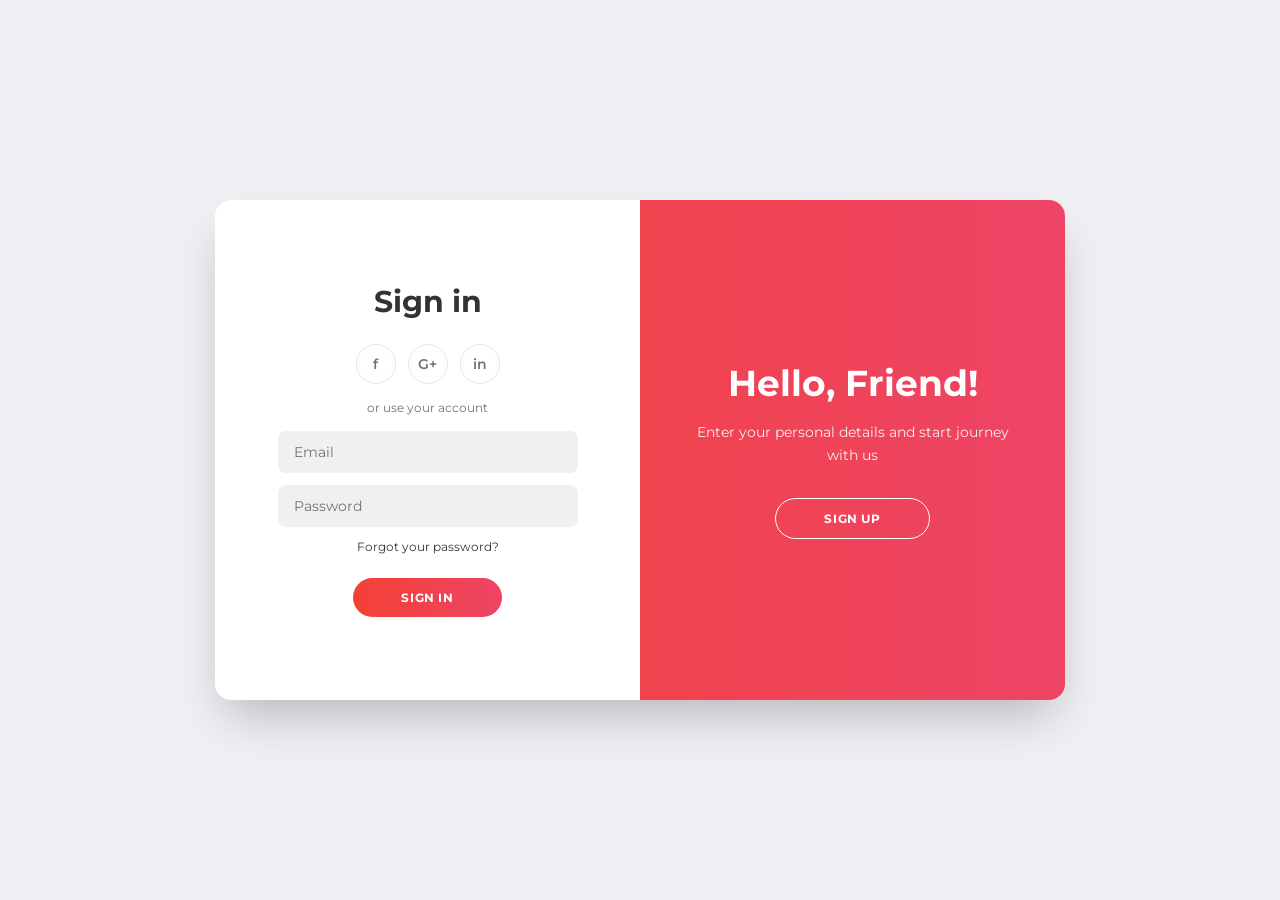
<file: auth-slider.html>
<!DOCTYPE html>
<html lang="en">
<head>
  <meta charset="UTF-8">
  <meta name="viewport" content="width=device-width, initial-scale=1.0">
  <title>Sign In / Sign Up Form</title>
  <link rel="stylesheet" href="auth-slider.css">
  <link href="https://fonts.googleapis.com/css2?family=Montserrat:wght@400;600;700;800&display=swap" rel="stylesheet">
</head>
<body>
    
  <div class="container" id="container">
    <!-- Sign Up Form -->
    <div class="form-container sign-up-container">
      <form action="#">
        <h1>Create Account</h1>
        <div class="social-container">
          <a href="#" class="social">f</a>
          <a href="#" class="social">G+</a>
          <a href="#" class="social">in</a>
        </div>
        <span>or use your email for registration</span>
        <input type="text" placeholder="Name" />
        <input type="email" placeholder="Email" />
        <input type="password" placeholder="Password" />
        <button type="button">Sign Up</button>
      </form>
    </div>

    <!-- Sign In Form -->
    <div class="form-container sign-in-container">
      <form action="#">
        <h1>Sign in</h1>
        <div class="social-container">
          <a href="#" class="social">f</a>
          <a href="#" class="social">G+</a>
          <a href="#" class="social">in</a>
        </div>
        <span>or use your account</span>
        <input type="email" placeholder="Email" />
        <input type="password" placeholder="Password" />
        <a href="#" class="forgot-link">Forgot your password?</a>
        <button type="button">Sign In</button>
      </form>
    </div>

    <!-- Overlay Panel -->
    <div class="overlay-container">
      <div class="overlay">
        <div class="overlay-panel overlay-left">
          <h2>Welcome Back!</h2>
          <p>To keep connected with us please login with your personal info</p>
          <button class="ghost" id="signIn">Sign In</button>
        </div>
        <div class="overlay-panel overlay-right">
          <h2>Hello, Friend!</h2>
          <p>Enter your personal details and start journey with us</p>
          <button class="ghost" id="signUp">Sign Up</button>
        </div>
      </div>
    </div>
  </div>

  <script src="auth-slider.js"></script>
</body>
</html>
</file>
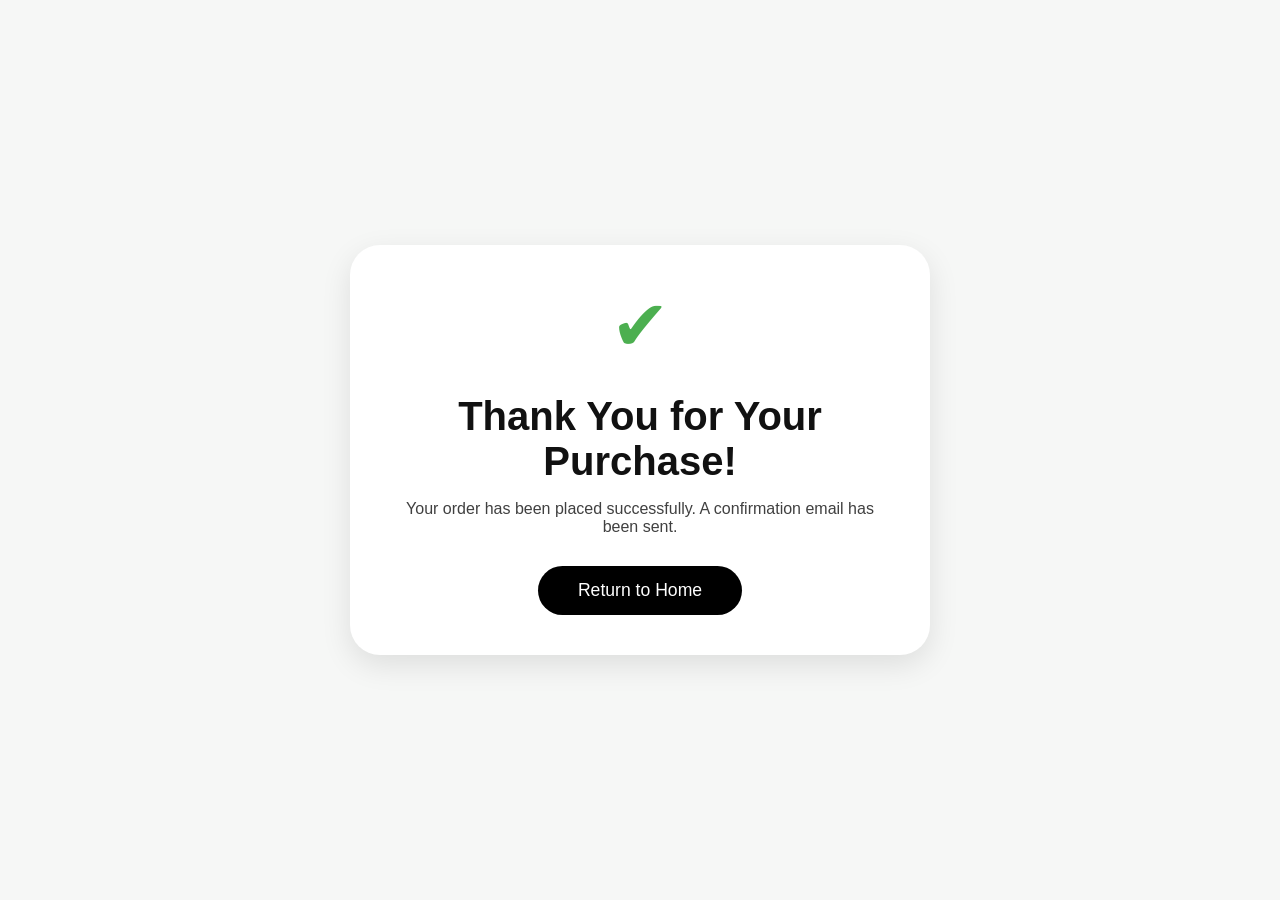
<file: checkout-success.html>
<!DOCTYPE html>
<html lang="en">
<head>
  <meta charset="UTF-8">
  <meta name="viewport" content="width=device-width, initial-scale=1.0">
  <title>Order Successful – FAYM</title>
  <link rel="stylesheet" href="styles.css">
  
  <style>
    .success-wrapper {
      height: 100vh;
      display: flex;
      justify-content: center;
      align-items: center;
      text-align: center;
      flex-direction: column;
      padding: 30px;
    }

    .success-card {
      max-width: 580px;
      padding: 40px;
      background: #fff;
      border-radius: 30px;
      box-shadow: 0 10px 30px rgba(0,0,0,0.1);
      animation: pop 0.6s ease;
    }

    @keyframes pop {
      0% { transform: scale(0.8); opacity: 0; }
      100% { transform: scale(1); opacity: 1; }
    }

    .success-icon {
      font-size: 70px;
      margin-bottom: 20px;
      color: #4CAF50;
    }

    h1 {
      font-size: 2.5rem;
      margin-bottom: 10px;
    }

    p {
      opacity: 0.8;
      margin-bottom: 30px;
    }

    .btn-home {
      display: inline-block;
      padding: 14px 40px;
      border-radius: 40px;
      background: #000;
      color: #fff;
      text-decoration: none;
      font-size: 1.1rem;
      transition: 0.3s ease;
    }

    .btn-home:hover {
      transform: scale(1.05);
      background: #111;
    }
  </style>
</head>

<body>

<div class="success-wrapper">
  <div class="success-card">
    <div class="success-icon">✔</div>
    <h1>Thank You for Your Purchase!</h1>
    <p>Your order has been placed successfully. A confirmation email has been sent.</p>

    <a href="index.html" class="btn-home">Return to Home</a>
  </div>
</div>

<script>
  // clear cart on success page load
  localStorage.removeItem("cart");
</script>

</body>
</html>
</file>
<file: auth-slider.css>
* {
  box-sizing: border-box;
  margin: 0;
  padding: 0;
}

body {
  font-family: 'Montserrat', sans-serif;
  background: hsl(240, 15%, 95%);
  display: flex;
  justify-content: center;
  align-items: center;
  min-height: 100vh;
  padding: 20px;
}

.container {
  position: relative;
  width: 850px;
  max-width: 100%;
  min-height: 500px;
  background: #fff;
  border-radius: 16px;
  box-shadow: 0 25px 50px -12px rgba(0, 0, 0, 0.25);
  overflow: hidden;
}

/* Form Containers */
.form-container {
  position: absolute;
  top: 0;
  height: 100%;
  width: 50%;
  transition: all 0.6s ease-in-out;
}

.form-container form {
  display: flex;
  flex-direction: column;
  align-items: center;
  justify-content: center;
  height: 100%;
  padding: 0 50px;
  text-align: center;
}

.sign-in-container {
  left: 0;
  z-index: 2;
}

.sign-up-container {
  left: 0;
  opacity: 0;
  z-index: 1;
}

/* Active State - Sign Up */
.container.right-panel-active .sign-in-container {
  transform: translateX(100%);
  opacity: 0;
  z-index: 1;
}

.container.right-panel-active .sign-up-container {
  transform: translateX(100%);
  opacity: 1;
  z-index: 5;
}

/* Typography */
h1 {
  font-size: 1.875rem;
  font-weight: 700;
  color: hsl(0, 0%, 20%);
  margin-bottom: 24px;
}

h2 {
  font-size: 2.25rem;
  font-weight: 700;
  margin-bottom: 16px;
}

p {
  font-size: 0.875rem;
  line-height: 1.6;
  margin-bottom: 32px;
  opacity: 0.9;
}

span {
  font-size: 0.75rem;
  color: hsl(0, 0%, 45%);
  margin-bottom: 16px;
}

/* Social Icons */
.social-container {
  display: flex;
  gap: 12px;
  margin-bottom: 16px;
}

.social {
  width: 40px;
  height: 40px;
  border: 1px solid hsl(0, 0%, 90%);
  border-radius: 50%;
  display: flex;
  align-items: center;
  justify-content: center;
  text-decoration: none;
  color: hsl(0, 0%, 45%);
  font-size: 0.875rem;
  font-weight: 600;
  transition: all 0.3s ease;
}

.social:hover {
  border-color: hsl(4, 90%, 58%);
  color: hsl(4, 90%, 58%);
}

/* Inputs */
input {
  width: 100%;
  max-width: 300px;
  padding: 12px 16px;
  margin-bottom: 12px;
  background: hsl(0, 0%, 94%);
  border: none;
  border-radius: 8px;
  font-family: inherit;
  font-size: 0.875rem;
  color: hsl(0, 0%, 20%);
  transition: all 0.3s ease;
}

input::placeholder {
  color: hsl(0, 0%, 45%);
}

input:focus {
  outline: none;
  box-shadow: 0 0 0 3px hsla(4, 90%, 58%, 0.2);
}

/* Links */
.forgot-link {
  font-size: 0.75rem;
  color: hsl(0, 0%, 20%);
  text-decoration: none;
  margin-bottom: 24px;
  transition: color 0.3s ease;
}

.forgot-link:hover {
  color: hsl(4, 90%, 58%);
}

/* Buttons */
button {
  padding: 12px 48px;
  border-radius: 50px;
  font-family: inherit;
  font-size: 0.75rem;
  font-weight: 700;
  text-transform: uppercase;
  letter-spacing: 0.05em;
  cursor: pointer;
  transition: all 0.3s ease;
}

.form-container button {
  background: linear-gradient(to right, hsl(4, 90%, 58%), hsl(348, 83%, 60%));
  color: #fff;
  border: none;
}

.form-container button:hover {
  opacity: 0.9;
  transform: translateY(-2px);
}

button.ghost {
  background: transparent;
  border: 1px solid #fff;
  color: #fff;
}

button.ghost:hover {
  background: rgba(255, 255, 255, 0.1);
}

/* Overlay */
.overlay-container {
  position: absolute;
  top: 0;
  left: 50%;
  width: 50%;
  height: 100%;
  overflow: hidden;
  transition: transform 0.6s ease-in-out;
  z-index: 100;
}

.container.right-panel-active .overlay-container {
  transform: translateX(-100%);
}

.overlay {
  position: relative;
  left: -100%;
  width: 200%;
  height: 100%;
  background: linear-gradient(to right, hsl(4, 90%, 58%), hsl(348, 83%, 60%));
  color: #fff;
  transition: transform 0.6s ease-in-out;
}

.container.right-panel-active .overlay {
  transform: translateX(50%);
}

.overlay-panel {
  position: absolute;
  top: 0;
  width: 50%;
  height: 100%;
  display: flex;
  flex-direction: column;
  align-items: center;
  justify-content: center;
  padding: 0 40px;
  text-align: center;
  transition: transform 0.6s ease-in-out;
}

.overlay-left {
  transform: translateX(-20%);
}

.container.right-panel-active .overlay-left {
  transform: translateX(0);
}

.overlay-right {
  right: 0;
  transform: translateX(0);
}

.container.right-panel-active .overlay-right {
  transform: translateX(20%);
}

/* Responsive */
@media (max-width: 768px) {
  .container {
    min-height: auto;
  }

  .form-container {
    position: relative;
    width: 100%;
    height: auto;
    padding: 40px 0;
  }

  .sign-up-container {
    display: none;
  }

  .container.right-panel-active .sign-in-container {
    display: none;
  }

  .container.right-panel-active .sign-up-container {
    display: block;
    position: relative;
    transform: none;
    opacity: 1;
  }

  .overlay-container {
    display: none;
  }
}
</file>
<file: styles.css>
/* Reset + basics */
*{box-sizing:border-box}
:root{
  --max-width:1200px;
  --bg:#f6f7f7;
  --text:#222;
  --muted:#757575;
  --white:#fff;
  --btn-bg:#000;
  --btn-radius:28px;
}
html,body{height:100%}
body{
  margin:0;
  font-family:'Open Sans', 'Montserrat', system-ui, Arial;
  background:var(--bg);
  color:var(--text);
  -webkit-font-smoothing:antialiased;
  padding: 0px;
}

/* container */
.container{
  max-width:var(--max-width);
  margin:0 auto;
  padding:0 80px;
}

/* topbar */
.topbar{background:transparent;border-bottom:1px solid rgba(0,0,0,0.04);padding-bottom: 10px;}
.topbar-inner{display:flex;align-items:center;justify-content:space-between;padding:0px 0;font-size:14px}
.topbar .socials a{margin-right:10px;text-decoration:none;color:var(--muted)}
.topbar .auth a{color:var(--muted);text-decoration:none}

/* header */
.site-header{background:transparent;position:sticky;top:0;z-index:30}
.header-inner{display:flex;align-items:center;justify-content:space-between;padding:18px 0}
.logo img{height:36px}

/* nav */
.main-nav ul{list-style:none;margin:0;padding:0;display:flex;gap:28px;align-items:center}
.main-nav a{color:var(--text);text-decoration:none;font-weight:600}
.header-actions{display:flex;align-items:center;gap:12px}
.cart-btn{background:transparent;border:0;position:relative;font-size:18px;cursor:pointer}
.cart-count{position:absolute;top:-6px;right:-8px;background:#e60023;color:white;border-radius:50%;font-size:12px;padding:2px 6px}
.hamburger{display:none;background:transparent;border:0;font-size:20px;cursor:pointer}

/* Hero Section */
.hero {
  background: #f6f7f7;
  padding: 0px 0;
}

.hero-inner {
  display: flex;
  align-items: center;
  justify-content: space-between;
  gap: 60px;
  flex-wrap: wrap;
}

.hero-text {
  flex: 1 1 45%;
  max-width: 500px;
}

.hero-text small.eyebrow {
  display: block;
  margin-bottom: 12px;
  color: var(--muted);
  font-weight: 500;
  letter-spacing: 0.5px;
}

.hero-text h1 {
  font-family: 'Montserrat', sans-serif;
  font-weight: 800;
  font-size: 56px;
  line-height: 1;
  margin: 8px 0 16px;
}

.hero-text .lead {
  color: var(--muted);
  margin-bottom: 24px;
  font-size: 18px;
}

.hero-image {
  flex: 1 1 45%;
  display: flex;
  justify-content: center;
  height: 70vh;
  margin-top: 0px;
}

.hero-image img {
  width: 100%;
  max-width: 500px;
  height: auto;
  border-radius: 8px;
  object-fit: cover;
}
@media (max-width: 768px) {
  .hero-inner {
    flex-direction: column-reverse;
    text-align: center;
    gap: 40px;
  }

  .hero-text {
    flex: 1 1 100%;
    max-width: 100%;
  }

  .hero-text h1 {
    font-size: 40px;
  }

  .hero-image img {
    max-width: 100%;
  }
}

/* Hot deals */
.hot-deals{padding:20px 20px 20px}
.section-title{text-align:center;font-size:28px;margin-bottom:32px;font-weight:700}
.deals-grid{display:grid;grid-template-columns:repeat(3,1fr);gap:28px;align-items:start}
.deal-card{background:white;padding:18px;border-radius:6px;text-align:center;box-shadow:0 6px 18px rgba(0,0,0,0.04)}
.deal-card img{width:100%;height:360px;object-fit:cover;border-radius:2px;margin-bottom:12px}
.deal-card h3{margin:10px 0;color:var(--text);font-size:16px}
.deal-card .btn{margin-top:8px}

/* Promo */
.promo{background:linear-gradient(180deg,#e9edf0,#f6f7f7);padding:40px 0}
.promo-inner{display:flex;gap:40px;align-items:center}
.promo-image img{width:420px;height:280px;object-fit:cover;border-radius:6px}
.promo-text{flex:1}
.promo-text h2{font-size:28px;margin-bottom:10px}
.promo-text .muted{color:var(--muted);margin-bottom:18px}


/* logo style */
/* Text logo styling */
.logo {
  display: flex;
  align-items: center;
  gap: 8px;
  text-decoration: none;
}

.logo-text {
  font-family: 'Montserrat', sans-serif;
  font-weight: 800;
  font-size: 28px;
  letter-spacing: 1px;
  color: #000;
}

.logo-cart {
  font-size: 22px;
  color: #000;
  transform: translateY(1px);
}
/* Buttons */
.btn {
  display: inline-block;
  font-family: 'Montserrat', sans-serif;
  font-weight: 600;
  text-transform: uppercase;
  text-decoration: none;
  border: none;
  outline: none;
  cursor: pointer;
  border-radius: 50px;
  padding: 14px 34px;
  transition: all 0.3s ease;
  letter-spacing: 0.5px;
}

.btn-primary {
  background-color: #000;
  color: #fff;
  font-size: 14px;
}

.btn-primary:hover {
  background-color: #222;
  transform: translateY(-2px);
  box-shadow: 0 6px 16px rgba(0,0,0,0.15);
}

.btn-primary:active {
  transform: translateY(0);
  box-shadow: none;
}
/* Outline Button Style */
.btn-outline {
  display: inline-block;
  background-color: transparent;
  color: #000;
  border: 2px solid #000;
  font-family: 'Montserrat', sans-serif;
  font-weight: 600;
  text-transform: uppercase;
  letter-spacing: 1px;
  font-size: 13px;
  padding: 12px 32px;
  border-radius: 50px;
  transition: all 0.3s ease;
}

.btn-outline:hover {
  background-color: #000;
  color: #fff;
  transform: translateY(-2px);
  box-shadow: 0 6px 16px rgba(0,0,0,0.15);
}

.btn-outline:active {
  transform: translateY(0);
  box-shadow: none;
}

/* nav par hover effect */
.main-nav ul {
  list-style: none;
  display: flex;
  justify-content: center;
  gap: 2rem;
  margin: 0;
  padding: 0;
}

.main-nav ul li a {
  position: relative;
  text-decoration: none;
  color: #111;
  font-weight: 600;
  font-family: 'Montserrat', sans-serif;
  text-transform: uppercase;
  letter-spacing: 0.5px;
  font-size: 14px;
  transition: color 0.3s ease;
}

/* Hover color change */
.main-nav ul li a:hover {
  color: #e91e63; /* You can change this accent color (e.g. #ff4c4c or gold) */
}

/* Elegant underline animation */
.main-nav ul li a::after {
  content: '';
  position: absolute;
  left: 0;
  bottom: -5px;
  width: 0%;
  height: 2px;
  background-color: #e91e63;
  transition: width 0.3s ease;
}

/* On hover — underline expands */
.main-nav ul li a:hover::after {
  width: 100%;
}
/* socials style */
.socials {
  display: flex;
  justify-content: center;
  gap: 1.5rem;
  margin-top: 2rem;
}

.socials .icon img {
  width: 24px;
  height: 24px;
  filter: brightness(0) invert(0); /* makes icons black */
  transition: all 0.3s ease;
  cursor: pointer;
}

/* Hover effect */
.socials .icon:hover img {
  transform: scale(1.2);
  filter: brightness(0) saturate(100%) invert(40%) sepia(93%) saturate(6000%) hue-rotate(310deg) brightness(95%) contrast(90%);
  /* that creates a pinkish tint similar to #e91e63 */
}

/*hero Marquee Section */
.marquee-section {
  background: #000;
  padding: 14px 0;
  overflow: hidden;
  width: 100%;
  margin: 30px 0;
}

.marquee {
  white-space: nowrap;
  overflow: hidden;
  display: block;
}

.marquee span {
  display: inline-block;
  color: #fff;
  font-family: 'Montserrat', sans-serif;
  font-size: 24px;
  font-weight: 700;
  letter-spacing: 1px;
  padding-left: 100%;
  animation: marquee-scroll 14s linear infinite;
}

@keyframes marquee-scroll {
  0% { transform: translateX(0); }
  100% { transform: translateX(-100%); }
}

/* Adjust marquee text for mobile */
@media (max-width: 600px) {
  .marquee span {
    font-size: 18px;
  }
}


/* Collection Grid Section */
.collection-grid {
  margin: 60px auto;
  display: grid;
  grid-template-columns: repeat(3, 1fr);
  gap: 32px;
}

.collection-card {
  background: #fff;
  padding: 18px;
  border-radius: 10px;
  box-shadow: 0 6px 18px rgba(0,0,0,0.06);
  text-align: center;
  transition: transform 0.3s ease, box-shadow 0.3s ease;
}

.collection-card img {
  width: 100%;
  height: 380px;
  object-fit: cover;
  border-radius: 8px;
  margin-bottom: 14px;
}

.collection-card h3 {
  font-family: "Montserrat", sans-serif;
  font-size: 18px;
  font-weight: 700;
  margin: 10px 0 14px;
  color: #111;
  text-transform: uppercase;
  letter-spacing: 1px;
}

.collection-card:hover {
  transform: translateY(-6px);
  box-shadow: 0 10px 20px rgba(0,0,0,0.12);
}

/* Responsive */
@media (max-width: 900px) {
  .collection-grid {
    grid-template-columns: 1fr 1fr;
  }
}

@media (max-width: 600px) {
  .collection-grid {
    grid-template-columns: 1fr;
  }

  .collection-card img {
    height: 260px;
  }
}


/* Featured Large Split Section */
.featured-collection {
  padding: 80px 0;
}

.featured-inner {
  display: flex;
  align-items: center;
  gap: 60px;
  flex-wrap: wrap;
}

.featured-image img {
  width: 100%;
  max-width: 520px;
  height: 420px;
  object-fit: cover;
  border-radius: 10px;
  box-shadow: 0 6px 16px rgba(0,0,0,0.08);
}

.featured-text {
  flex: 1;
  max-width: 500px;
}

.featured-text h2 {
  font-size: 32px;
  font-weight: 800;
  font-family: 'Montserrat', sans-serif;
  margin-bottom: 14px;
}

.featured-text .muted {
  margin-bottom: 20px;
  color: var(--muted);
  font-size: 16px;
  line-height: 1.6;
}

/* Mobile */
@media (max-width: 768px) {
  .featured-inner {
    flex-direction: column;
    text-align: center;
  }

  .featured-image img {
    max-width: 100%;
    height: 320px;
  }

  .featured-text h2 {
    font-size: 26px;
  }
}

/* Our Collection Section */
.our-collection {
  padding: 60px 0 20px;
  text-align: center;
}

.collection-tabs {
  margin-top: 20px;
  display: flex;
  justify-content: center;
  gap: 18px;
  flex-wrap: wrap;
}

.collection-tabs .tab {
  padding: 10px 28px;
  border: 2px solid #000;
  background: transparent;
  font-family: 'Montserrat', sans-serif;
  font-weight: 600;
  letter-spacing: 0.5px;
  font-size: 14px;
  border-radius: 30px;
  cursor: pointer;
  transition: all 0.3s ease;
}

.collection-tabs .tab:hover {
  background: #000;
  color: #fff;
  transform: translateY(-2px);
}

.collection-tabs .tab.active {
  background: #000;
  color: #fff;
}


/* Product Grid */
.product-grid {
  padding: 40px 0 80px;
}

.products {
  display: grid;
  grid-template-columns: repeat(3, 1fr);
  gap: 40px;
}

.product-card {
  position: relative;
  text-align: left;
}

.product-card img {
  width: 100%;
  height: 380px;
  object-fit: cover;
  border-radius: 10px;
  display: block;
  transition: transform 0.3s ease;
}

.product-card:hover img {
  transform: scale(1.05);
}

.product-card h3 {
  font-family: 'Montserrat', sans-serif;
  font-size: 17px;
  margin: 12px 0 4px;
  font-weight: 600;
}

.product-card .price {
  font-size: 15px;
  color: #555;
  margin-bottom: 10px;
}

/* Hover Add to Cart Button */
.add-cart {
  position: absolute;
  left: 50%;
  bottom: 20px;
  transform: translateX(-50%);
  background: #000;
  color: #fff;
  padding: 12px 26px;
  border: none;
  border-radius: 50px;
  font-family: 'Montserrat', sans-serif;
  font-size: 13px;
  cursor: pointer;
  opacity: 0;
  transition: all 0.3s ease;
}

.product-card:hover .add-cart {
  opacity: 1;
  transform: translateX(-50%) translateY(-4px);
}

/* Stats Section */
.stats {
  padding: 80px 0;
  background: #fff;
}

.stats-grid {
  display: flex;
  justify-content: space-between;
  gap: 40px;
  flex-wrap: wrap;
}

.stat-item {
  flex: 1;
  min-width: 200px;
  text-align: center;
  opacity: 0;
  transform: translateY(20px);
  transition: all 0.7s ease;
  background: #f8f8f8;
  padding: 40px 20px;
  border-radius: 20px;
  box-shadow: 0 8px 20px rgba(0,0,0,0.08);
}

.stat-item.visible {
  opacity: 1;
  transform: translateY(0);
}

.stat-item h3 {
  font-size: 3.5rem;
  font-weight: 800;
  letter-spacing: -1px;
  color: #111;
  margin-bottom: 10px;
}

.stat-item p {
  font-size: 1rem;
  font-weight: 500;
  letter-spacing: 0.5px;
  color: #444;
  text-transform: uppercase;
}

/* --- Promo Section promotion split --- */
.promo-collection {
  padding: 80px 0;
  background: #f8f8f8;
}

.promo-collection-inner {
  display: flex;
  align-items: center;
  gap: 50px;
}

.promo-collection-image img {
  width: 100%;
  height: 520px;
  object-fit: cover;
  border-radius: 18px;
}

.promo-collection-text {
  flex: 1;
}

.promo-collection-text .eyebrow {
  font-size: 14px;
  text-transform: uppercase;
  letter-spacing: 2px;
  color: #999;
  font-weight: 600;
}

.promo-collection-text h2 {
  font-size: 42px;
  font-weight: 800;
  margin: 10px 0 20px;
  line-height: 1.2;
  font-family: 'Playfair Display', serif;
}

.promo-collection-text p {
  font-size: 16px;
  color: #555;
  max-width: 420px;
  margin-bottom: 25px;
}

.promo-collection .btn-primary {
  padding: 12px 32px;
  font-size: 15px;
  border-radius: 30px;
  transition: 0.3s ease;
}

.promo-collection .btn-primary:hover {
  transform: translateY(-3px);
}

/* Responsive */
@media (max-width: 900px) {
  .promo-collection-inner {
    flex-direction: column;
    text-align: center;
  }

  .promo-collection-image img {
    height: 380px;
  }

  .promo-collection-text p {
    margin: 0 auto 20px;
  }
}

/* --- Bottom Social Strip --- */
.footer-social-strip {
  background: #fff;
  border-top: 1px solid rgba(0,0,0,0.05);
  padding: 32px 0 22px;
}

.social-strip-inner {
  display: flex;
  flex-direction: column;
  align-items: center;
  gap: 18px;
}

.footer-social-icons {
  display: flex;
  gap: 22px;
}

.footer-social-icons .icon img {
  width: 28px;
  height: 28px;
  filter: brightness(0);
  transition: 0.3s ease;
}

.footer-social-icons .icon:hover img {
  transform: scale(1.2);
  filter: brightness(0) saturate(100%) invert(40%) sepia(93%) 
          saturate(6000%) hue-rotate(310deg) brightness(95%) contrast(90%);
}

.social-strip-text {
  font-size: 14px;
  color: #777;
  text-align: center;
  font-family: 'Montserrat', sans-serif;
}

/* Responsive */
@media (max-width: 768px) {
  .footer-social-icons .icon img {
    width: 24px;
    height: 24px;
  }

  .social-strip-text {
    font-size: 13px;
  }
}





/* Footer Base */
footer {
  background: #fff;
  color: #333;
  font-family: 'Montserrat', sans-serif;
  margin-top: 60px;
}

/* Brand Directory Section */
.footer-category {
  padding: 50px 0;
  border-bottom: 1px solid rgba(0,0,0,0.06);
}

.footer-category-title {
  font-size: 26px;
  font-weight: 700;
  margin-bottom: 30px;
  text-align: center;
}

.footer-category-box {
  margin-bottom: 25px;
}

.category-box-title {
  font-size: 16px;
  font-weight: 700;
  margin-bottom: 10px;
  color: #111;
  text-transform: uppercase;
  letter-spacing: 0.5px;
}

.footer-category-link {
  display: inline-block;
  margin-right: 14px;
  margin-bottom: 8px;
  font-size: 14px;
  color: #555;
  text-decoration: none;
  transition: 0.2s ease;
}

.footer-category-link:hover {
  color: #e91e63;
}

/* Footer Main Navigation */
.footer-nav {
  padding: 60px 0;
}

.footer-nav .container {
  display: grid;
  grid-template-columns: repeat(5, 1fr);
  gap: 40px;
}

.footer-nav-list {
  list-style: none;
  margin: 0;
  padding: 0;
}

.nav-title {
  font-size: 16px;
  font-weight: 700;
  margin-bottom: 18px;
  text-transform: uppercase;
  letter-spacing: 0.5px;
  color: #111;
}

.footer-nav-link {
  display: block;
  font-size: 14px;
  color: #555;
  margin-bottom: 10px;
  text-decoration: none;
  transition: 0.25s ease;
}

.footer-nav-link:hover {
  color: #e91e63;
}

/* Contact Icons */
.footer-nav-item.flex {
  display: flex;
  align-items: center;
  gap: 10px;
}

.footer-nav-item .icon-box ion-icon {
  font-size: 20px;
  color: #e91e63;
}

/* Social Icons */
.social-link {
  display: flex;
  gap: 12px;
}

.social-link ion-icon {
  font-size: 22px;
  color: #111;
  transition: 0.3s ease;
}

.social-link ion-icon:hover {
  transform: scale(1.2);
  color: #e91e63;
}

/* Footer Bottom */
.footer-bottom {
  padding: 25px 0;
  border-top: 1px solid rgba(0,0,0,0.05);
  text-align: center;
}

.payment-img {
  width: 260px;
  margin-bottom: 12px;
}

.copyright {
  font-size: 13px;
  color: #777;
}

.copyright a {
  color: #e91e63;
  text-decoration: none;
  font-weight: 600;
}

/* Responsive */
@media (max-width: 1000px) {
  .footer-nav .container {
    grid-template-columns: repeat(3, 1fr);
  }
}

@media (max-width: 768px) {
  .footer-nav .container {
    grid-template-columns: repeat(2, 1fr);
  }
}

@media (max-width: 540px) {
  .footer-nav .container {
    grid-template-columns: 1fr;
  }

  .footer-category-title {
    text-align: left;
  }
}


/* ==== SCROLL REVEAL ANIMATION ==== */

.reveal {
  opacity: 0;
  transform: translateY(40px);
  transition: all 0.9s ease;
}

.reveal.visible {
  opacity: 1;
  transform: translateY(0);
}

.reveal-left {
  opacity: 0;
  transform: translateX(-50px);
  transition: all 0.9s ease;
}

.reveal-left.visible {
  opacity: 1;
  transform: translateX(0);
}

.reveal-right {
  opacity: 0;
  transform: translateX(50px);
  transition: all 0.9s ease;
}

.reveal-right.visible {
  opacity: 1;
  transform: translateX(0);
}

.reveal-up {
  opacity: 0;
  transform: translateY(60px);
  transition: all 1s ease;
}

.reveal-up.visible {
  opacity: 1;
  transform: translateY(0);
}




/* ===== GLOBAL BUTTON BOUNCE EFFECT ===== */

/* Subtle bounce on hover */
.btn,
.btn-primary,
.btn-outline,
.add-cart,
.tab,
.cart-btn {
  transition: transform 0.25s ease, box-shadow 0.25s ease;
}

.btn:hover,
.btn-primary:hover,
.btn-outline:hover,
.add-cart:hover,
.tab:hover,
.cart-btn:hover {
  animation: bounceHover 0.4s ease;
}

/* Bounce on click */
.btn:active,
.btn-primary:active,
.btn-outline:active,
.add-cart:active,
.tab:active,
.cart-btn:active {
  animation: bounceClick 0.3s ease;
}

@keyframes bounceHover {
  0%   { transform: scale(1); }
  40%  { transform: scale(1.08); }
  70%  { transform: scale(0.96); }
  100% { transform: scale(1); }
}

@keyframes bounceClick {
  0%   { transform: scale(1); }
  50%  { transform: scale(0.88); }
  100% { transform: scale(1); }
}







/* ABOUT PAGE STYLES */


.about-page {
  background: #fff;
  color: #111;
  font-family: "Montserrat", sans-serif;
}

/* HERO */
.about-hero {
  height: 75vh;
  background: url("image/download (7).jpg") center/cover no-repeat;
  display: flex;
  align-items: center;
  position: relative;
  border-radius: 20px;   /* your requested radius */
  overflow: hidden;      /* IMPORTANT */
}

/* Dark overlay */
.about-hero::after,
.about-hero::before {
  content: "";
  position: absolute;
  inset: 0;
  border-radius: inherit;  /* make overlays follow the curve */
  z-index: 1;
}

.about-hero::after {
  background: rgba(0,0,0,0.45);
}

.about-hero::before {
  background: rgba(0, 0, 0, 0.45);
  backdrop-filter: blur(1px);
}

.about-hero .hero-inner {
  position: relative;
  z-index: 2;
  text-align: center;
  color: #fff;
}

.about-hero .hero-title {
  font-size: 4rem;
  font-weight: 800;
  letter-spacing: 2px;
}

.about-hero .hero-sub {
  font-size: 1.2rem;
  margin-top: 10px;
  opacity: 0.9;
}


/* BRAND STORY */
.brand-story {
  display: grid;
  grid-template-columns: 1fr 1fr;
  gap: 40px;
  padding: 80px 0;
}

.brand-story img {
  width: 100%;
  border-radius: 14px;
  height: 90vh;
}

.brand-story h2 {
  font-size: 2.5rem;
  font-weight: 800;
  margin-bottom: 15px;
}

.brand-story p {
  line-height: 1.8;
  color: #444;
}

/* MISSION / VISION */
.mission-vision {
  display: flex;
  gap: 40px;
  margin: 50px 120px;
}

.mv-card {
  background: gainsboro;
  padding: 40px;
  border-radius: 14px;
}

.mv-card h3 {
  font-size: 1.8rem;
  margin-bottom: 10px;
}

/* SPLIT SECTION */
.image-split {
  display: grid;
  grid-template-columns: 1fr 1fr;
  gap: 40px;
  align-items: center;
  padding: 80px 0;
}

.image-split img {
  width: 100%;
  border-radius: 14px;
  height: 95vh;
}

.split-text h2 {
  font-size: 2.4rem;
  font-weight: 800;
}

.split-text p {
  color: #444;
  line-height: 1.8;
}

/* VALUES */
.values .section-title {
  text-align: center;
  margin-bottom: 40px;
}

.values-grid {
  display: grid;
  grid-template-columns: repeat(4, 1fr);
  gap: 30px;
}

.value-box {
  background: gainsboro;
  padding: 30px;
  border-radius: 12px;
  text-align: center;
}

.value-box h3 {
  font-size: 1.4rem;
  margin-bottom: 10px;
}

/* TEAM */
.team .team-intro {
  text-align: center;
  margin-bottom: 40px;
  color: #444;
}

.team-grid {
  display: grid;
  grid-template-columns: repeat(3, 1fr);
  gap: 30px;
}

.team-card img {
  width: 100%;
  border-radius: 14px;
  margin-bottom: 15px;
}

.team-card h3 {
  font-weight: 700;
}

/* CTA */
.cta-section {
  background: #111;
  color: #fff;
  padding: 80px 20px;
  text-align: center;
  margin-top: 100px;
}

.cta-section h2 {
  font-size: 2.5rem;
  margin-bottom: 20px;
}


.reveal {
  opacity: 0;
  transform: translateY(40px);
  transition: all 0.9s ease-out;
}

.reveal.active {
  opacity: 1;
  transform: translateY(0);
}

.btn {
  transition: transform .25s cubic-bezier(.34,1.56,.64,1);
}

.btn:hover {
  transform: translateY(-4px) scale(1.04);
}

.btn:active {
  transform: scale(0.96);
}





/* shop, cart, checkout  */
/* style.css - shared for shop/cart/checkout (add to your existing style or use separately) */

/* Basic resets */
*{box-sizing:border-box}
html,body{height:100%;margin:0;font-family:'Montserrat',sans-serif;background:#f6f7f6;color:#111}
.container{max-width:1200px;margin:0 auto;padding:0 28px}

/* Header (simple) */
.header {
  background: #fff;
  border-bottom: 1px solid rgba(0,0,0,0.04);
  position: sticky;
  top: 0;
  z-index: 50;
}
.header .container {display:flex;align-items:center;justify-content:space-between;padding:18px 28px}
.logo-text{font-weight:800;font-size:20px;letter-spacing:1px}
.header-actions{display:flex;gap:14px;align-items:center}
.cart-count-badge{background:#e60023;color:#fff;padding:4px 8px;border-radius:999px;font-weight:700;font-size:12px;margin-left:6px}

/* Page headings */
.page-title{font-size:28px;margin:28px 0 12px;font-weight:800}

/* Controls */
.shop-controls{display:flex;gap:12px;align-items:center;flex-wrap:wrap;margin-bottom:18px}
.search-input{padding:10px 14px;border-radius:10px;border:1px solid #eee;min-width:220px}
.select{padding:10px 14px;border-radius:10px;border:1px solid #eee}

/* Grid */
.products-grid{display:grid;grid-template-columns:repeat(3,1fr);gap:22px}
.product-card{background:#fff;border-radius:12px;overflow:hidden;box-shadow:0 8px 24px rgba(0,0,0,0.06);padding-bottom:14px;position:relative;transition:transform .25s ease}
.product-card:hover{transform:translateY(-6px)}
.product-image{width:100%;height:300px;object-fit:cover;display:block}
.product-info{padding:14px}
.product-title{font-size:15px;font-weight:700;margin:6px 0}
.product-price{font-size:14px;color:#555;margin-bottom:8px}
.product-actions{display:flex;gap:8px;align-items:center}

/* Buttons */
.btn{display:inline-block;padding:10px 18px;border-radius:999px;border:0;cursor:pointer;font-weight:700;letter-spacing:0.6px;transition:transform .25s cubic-bezier(.34,1.56,.64,1)}
.btn-primary{background:#000;color:#fff}
.btn-outline{background:transparent;border:2px solid #000;color:#000;padding:8px 16px}
.btn-bounce:hover{transform:translateY(-4px) scale(1.03)}
.btn-bounce:active{transform:scale(.96)}

/* product quick badge */
.badge{position:absolute;top:14px;left:14px;background:#111;color:#fff;padding:6px 10px;border-radius:999px;font-size:12px;font-weight:700}

/* Load more */
.load-more-wrap{text-align:center;margin:28px 0}
.load-more{padding:12px 26px;border-radius:999px;background:#111;color:#fff;border:0;cursor:pointer}

/* Cart list styles */
.cart-list{display:flex;flex-direction:column;gap:18px}
.cart-item{display:flex;gap:14px;background:#fff;padding:14px;border-radius:12px;align-items:center;box-shadow:0 8px 20px rgba(0,0,0,0.06)}
.cart-item img{width:110px;height:90px;object-fit:cover;border-radius:8px}
.qty-input{width:64px;padding:8px;border-radius:8px;border:1px solid #eee}

/* Summary */
.summary{background:#fff;padding:18px;border-radius:12px;box-shadow:0 8px 20px rgba(0,0,0,0.04)}
.summary-row{display:flex;justify-content:space-between;margin-bottom:8px}

/* Checkout form */
.form-row{display:flex;gap:12px;flex-wrap:wrap}
.input{padding:10px 12px;border-radius:8px;border:1px solid #eee;width:100%;min-width:200px}

/* Responsive */
@media (max-width:1000px){
  .products-grid{grid-template-columns:repeat(2,1fr)}
}
@media (max-width:720px){
  .products-grid{grid-template-columns:1fr}
  .header .container{padding:12px}
  .product-image{height:220px}
}
</file>
